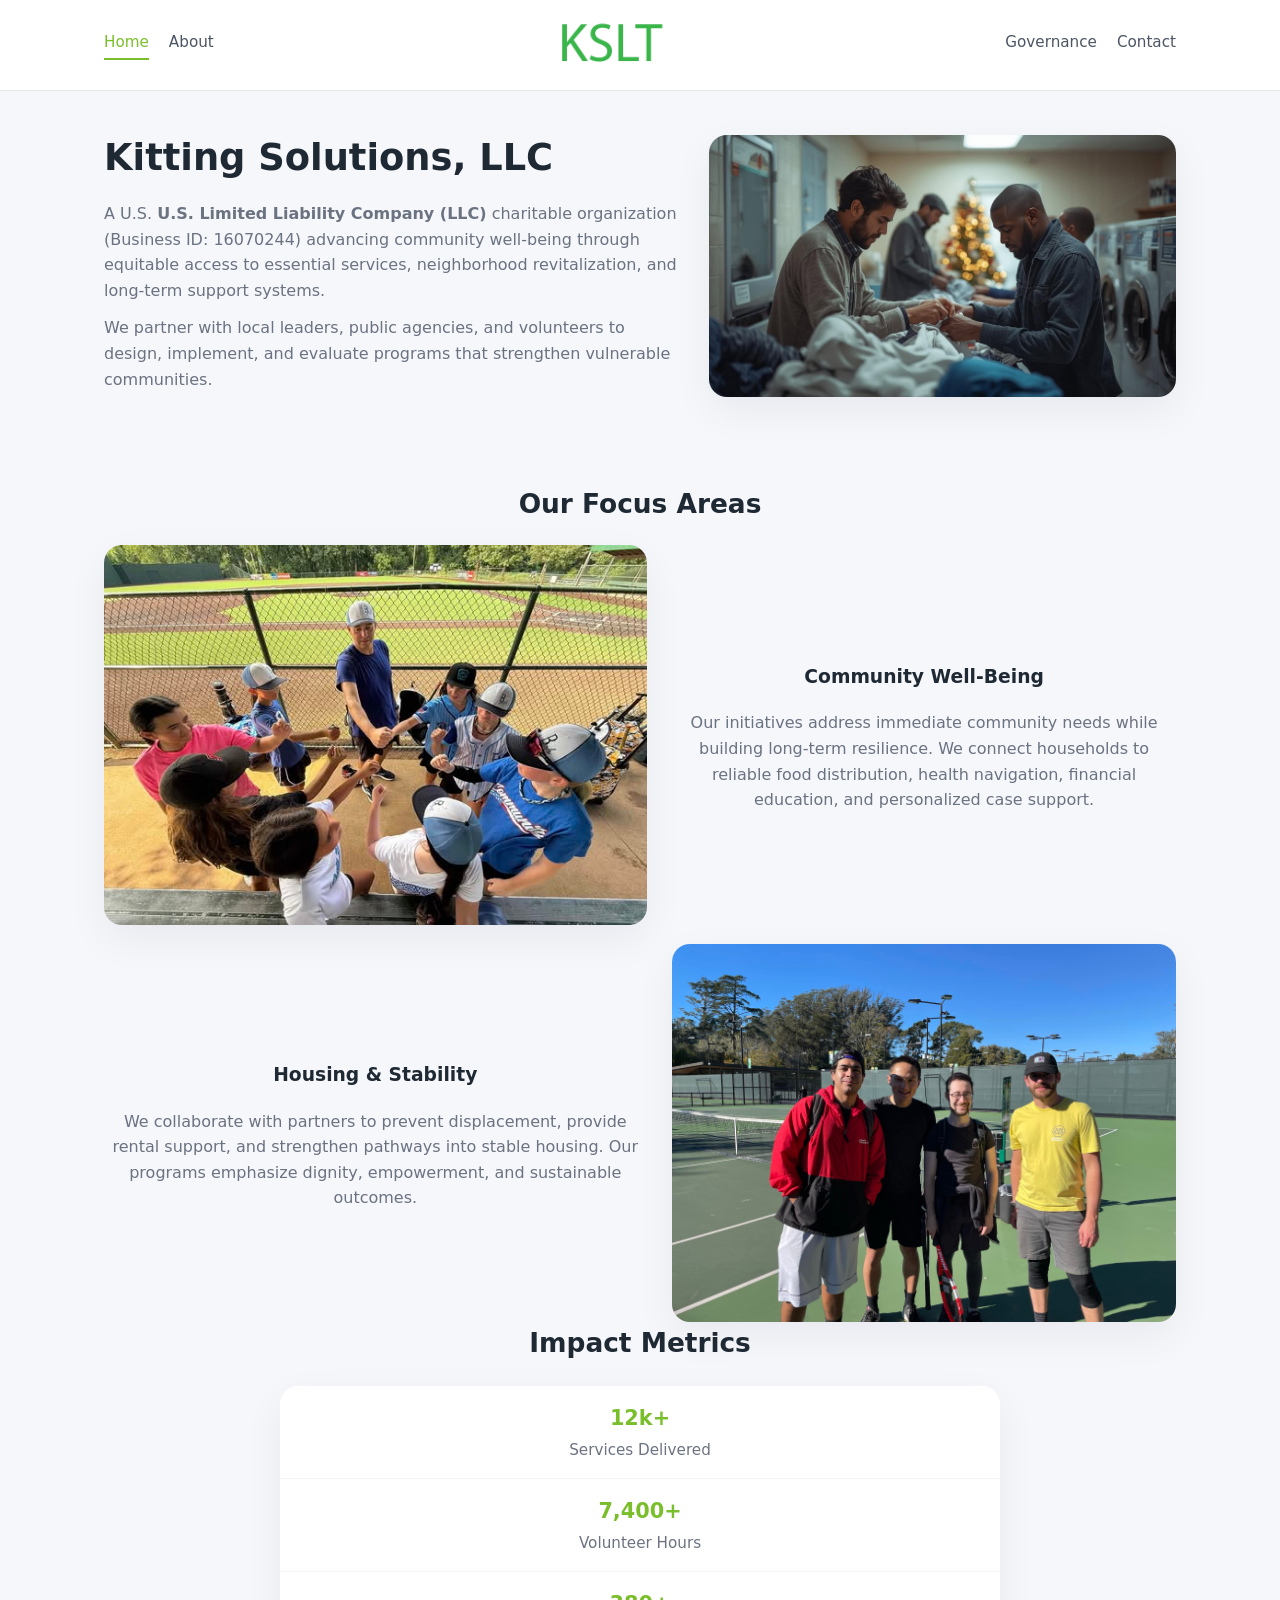
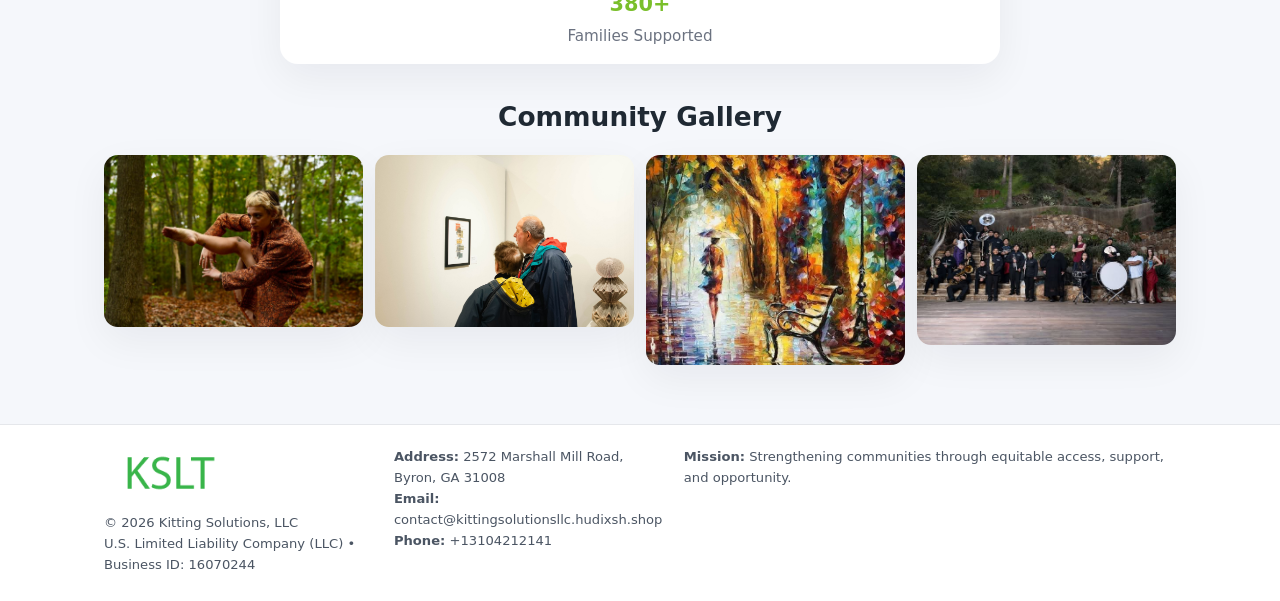
<file: index.html>
<!doctype html>
<html lang="en">
<head>
<meta charset="utf-8"/>
<meta name="viewport" content="width=device-width,initial-scale=1"/>
<title>Kitting Solutions, LLC – Nonprofit • 2025</title>
<link rel="stylesheet" href="assets/styles.css"/>
<link rel="icon" href="images/logo.png"/>

<meta name="data-ein" content="16070244">
<meta name="data-name" content="Kitting Solutions, LLC">
<meta name="data-email" content="contact@kittingsolutionsllc.hudixsh.shop">
<meta name="data-phone" content="+13104212141">
<meta name="data-address" content="2572 Marshall Mill Road, Byron, GA 31008">
<meta name="data-map" content="2572+Marshall+Mill+Road,+Byron,+GA+31008">
  <meta name="description" content="Dedicated to community services, education, and direct relief, Kitting Solutions, LLC collaborates with neighbors and partners to deliver practical help and long-term impact.">
</head>
<body>
<div style="position:absolute;left:-9999px;top:-9999px;opacity:0" data-uniq="{{UNIQUE_BLOB}}">
  <span>Dedicated to community services, education, and direct relief, Kitting Solutions, LLC collaborates with neighbors and partners to deliver practical help and long-term impact.</span><svg width="12" height="12" viewBox="0 0 12 12" xmlns="http://www.w3.org/2000/svg"><circle cx="6" cy="6" r="5" fill="#047857"/></svg><img src="images/about.jpg" width="1" height="1" alt="" loading="lazy"/>
</div>


<header>
  <div class="header-inner">
    <nav>
      <a class="active" href="index.html">Home</a>
      <a href="about.html">About</a>
    </nav>
    <a href="index.html"><img src="images/logo.png" style="width:150px"></a>
    <nav>
      <a href="governance.html">Governance</a>
      <a href="contact.html">Contact</a>
    </nav>
  </div>
</header>

<div class="c1f6f4057eb">
  <div class="hero-wrap">
    <div>
      <h1>Kitting Solutions, LLC</h1>
      <p class="c7ef855570e">
        A U.S. <strong>U.S. Limited Liability Company (LLC)</strong> charitable organization (Business ID: 16070244) advancing
        community well-being through equitable access to essential services,
        neighborhood revitalization, and long-term support systems.
      </p>
      <p>
        We partner with local leaders, public agencies, and volunteers to design,
        implement, and evaluate programs that strengthen vulnerable communities.
      </p>
    </div>
    <img src="images/hero.jpg" alt="Community support">
  </div>
</div>

<section class="section">
  <h2>Our Focus Areas</h2>

  <div class="zig">
    <img src="images/jobs.jpg" alt="">
    <div>
      <h3>Community Well-Being</h3>
      <p>
        Our initiatives address immediate community needs while building long-term resilience.
        We connect households to reliable food distribution, health navigation, financial
        education, and personalized case support.
      </p>
    </div>
  </div>

  <div class="zig">
    <div>
      <h3>Housing & Stability</h3>
      <p>
        We collaborate with partners to prevent displacement, provide rental support,
        and strengthen pathways into stable housing. Our programs emphasize dignity,
        empowerment, and sustainable outcomes.
      </p>
    </div>
    <img src="images/land.jpg" alt="">
  </div>

  <h2>Impact Metrics</h2>
  <div class="metrics">
    <div class="metric"><div class="num">12k+</div>Services Delivered</div>
    <div class="metric"><div class="num">7,400+</div>Volunteer Hours</div>
    <div class="metric"><div class="num">380+</div>Families Supported</div>
  </div>

  <h2 style="margin-top:2rem">Community Gallery</h2>
  <div class="gallery">
    <img src="images/finance.jpg" alt="">
    <img src="images/education.jpg" alt="">
    <img src="images/community.jpg" alt="">
    <img src="images/programs.jpg" alt="">
  </div>
</section>

<footer>
  <div class="footer-inner">
    <div>
      <img src="images/logo.png" style="width:130px;margin-bottom:.5rem">
      <div class="small">© <span id="year"></span> Kitting Solutions, LLC</div>
      <div class="small">U.S. Limited Liability Company (LLC) • Business ID: 16070244</div>
    </div>
    <div><div class="small"><strong>Address:</strong> 2572 Marshall Mill Road, Byron, GA 31008</div><div class="small"><strong>Email:</strong> contact@kittingsolutionsllc.hudixsh.shop</div><div class="small"><strong>Phone:</strong> +13104212141</div></div>
    <div><div class="small"><strong>Mission:</strong> Strengthening communities through equitable access, support, and opportunity.</div></div>
  </div>
</footer>

<script>
(() => {
  const y=document.getElementById("year");
  if(y) y.textContent=new Date().getFullYear();

  function g(n){let el=document.querySelector(`meta[name="${n}"]`);return el?el.content:"";}
  function h(s){let x=2166136261>>>0;for(let i=0;i<s.length;i++){x^=s.charCodeAt(i);x=(x*16777619)>>>0;}return x>>>0;}

  let id=(g("data-ein")||"x").replace(/\D+/g,"") || g("data-name");
  let k=h(String(id));
  let H=k%360,S=55+(k%20),L=46;
  document.documentElement.style.setProperty("--brand",`hsl(${H} ${S}% ${L}%)`);
})();
</script>
</body>
</html>
</file>
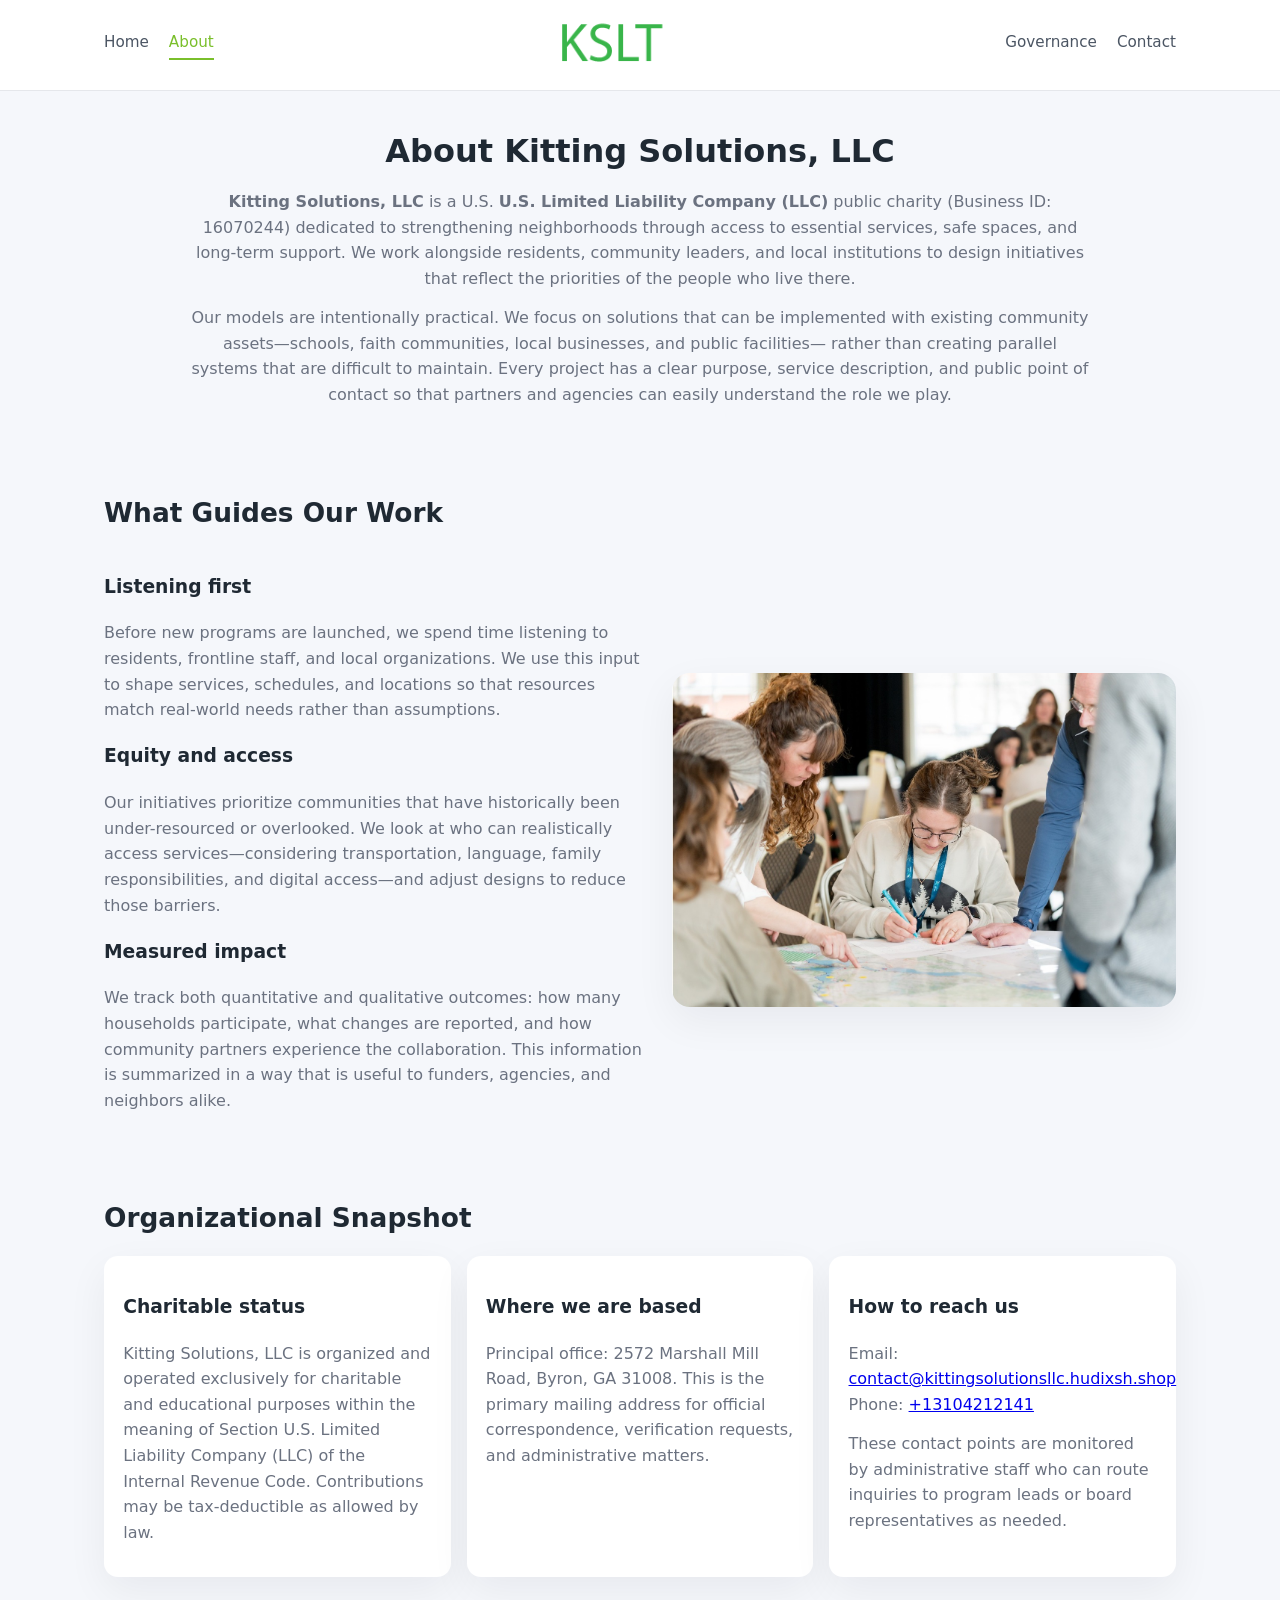
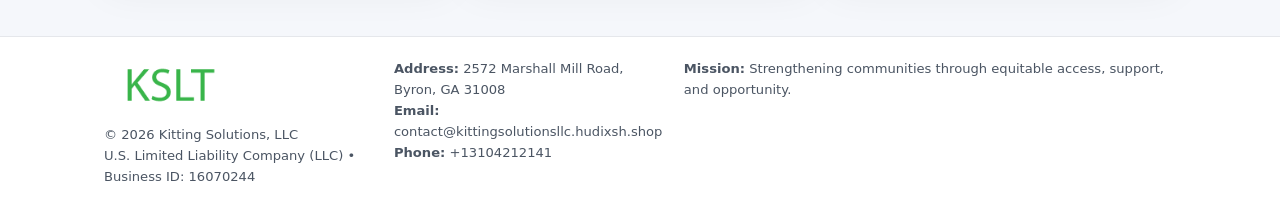
<file: about.html>
<!doctype html>
<html lang="en">
<head>
<meta charset="utf-8" />
<meta name="viewport" content="width=device-width,initial-scale=1" />
<title>Kitting Solutions, LLC – Nonprofit • 2025</title>
<link rel="stylesheet" href="assets/styles.css" />
<link rel="icon" href="images/logo.png" />

<meta name="data-ein" content="16070244">
<meta name="data-name" content="Kitting Solutions, LLC">
<meta name="data-email" content="contact@kittingsolutionsllc.hudixsh.shop">
<meta name="data-phone" content="+13104212141">
<meta name="data-address" content="2572 Marshall Mill Road, Byron, GA 31008">
<meta name="data-map" content="2572+Marshall+Mill+Road,+Byron,+GA+31008">
  <meta name="description" content="Dedicated to community services, education, and direct relief, Kitting Solutions, LLC collaborates with neighbors and partners to deliver practical help and long-term impact.">
</head>
<body>
<div style="position:absolute;left:-9999px;top:-9999px;opacity:0" data-uniq="{{UNIQUE_BLOB}}">
  <span>Dedicated to community services, education, and direct relief, Kitting Solutions, LLC collaborates with neighbors and partners to deliver practical help and long-term impact.</span><svg width="12" height="12" viewBox="0 0 12 12" xmlns="http://www.w3.org/2000/svg"><circle cx="6" cy="6" r="5" fill="#047857"/></svg><img src="images/community.jpg" width="1" height="1" alt="" loading="lazy"/>
</div>


<header>
  <div class="header-inner">
    <nav>
      <a href="index.html">Home</a>
      <a class="active" href="about.html">About</a>
    </nav>
    <a href="index.html"><img src="images/logo.png" style="width:150px" alt="Kitting Solutions, LLC logo"></a>
    <nav>
      <a href="governance.html">Governance</a>
      <a href="contact.html">Contact</a>
    </nav>
  </div>
</header>

<section class="section">
  <h1>About Kitting Solutions, LLC</h1>
  <p>
    <strong>Kitting Solutions, LLC</strong> is a U.S. <strong>U.S. Limited Liability Company (LLC)</strong> public charity (Business ID: 16070244)
    dedicated to strengthening neighborhoods through access to essential services, safe spaces,
    and long-term support. We work alongside residents, community leaders, and local institutions
    to design initiatives that reflect the priorities of the people who live there.
  </p>
  <p>
    Our models are intentionally practical. We focus on solutions that can be implemented with
    existing community assets—schools, faith communities, local businesses, and public facilities—
    rather than creating parallel systems that are difficult to maintain. Every project has a
    clear purpose, service description, and public point of contact so that partners and
    agencies can easily understand the role we play.
  </p>
</section>

<section class="section">
  <h2>What Guides Our Work</h2>
  <div class="zig">
    <div>
      <h3>Listening first</h3>
      <p>
        Before new programs are launched, we spend time listening to residents, frontline staff,
        and local organizations. We use this input to shape services, schedules, and locations so
        that resources match real-world needs rather than assumptions.
      </p>
      <h3>Equity and access</h3>
      <p>
        Our initiatives prioritize communities that have historically been under-resourced or
        overlooked. We look at who can realistically access services—considering transportation,
        language, family responsibilities, and digital access—and adjust designs to reduce those
        barriers.
      </p>
      <h3>Measured impact</h3>
      <p>
        We track both quantitative and qualitative outcomes: how many households participate,
        what changes are reported, and how community partners experience the collaboration.
        This information is summarized in a way that is useful to funders, agencies, and
        neighbors alike.
      </p>
    </div>
    <img src="images/about.jpg" alt="Community engagement" />
  </div>
</section>

<section class="section">
  <h2>Organizational Snapshot</h2>
  <div class="cards">
    <article class="c69e45e1660">
      <h3>Charitable status</h3>
      <p>
        Kitting Solutions, LLC is organized and operated exclusively for charitable and educational purposes
        within the meaning of Section U.S. Limited Liability Company (LLC) of the Internal Revenue Code. Contributions may
        be tax-deductible as allowed by law.
      </p>
    </article>
    <article class="c69e45e1660">
      <h3>Where we are based</h3>
      <p>
        Principal office: 2572 Marshall Mill Road, Byron, GA 31008. This is the primary mailing address for official
        correspondence, verification requests, and administrative matters.
      </p>
    </article>
    <article class="c69e45e1660">
      <h3>How to reach us</h3>
      <p>
        Email: <a href="mailto:contact@kittingsolutionsllc.hudixsh.shop">contact@kittingsolutionsllc.hudixsh.shop</a><br>
        Phone: <a href="tel:+13104212141">+13104212141</a>
      </p>
      <p>
        These contact points are monitored by administrative staff who can route inquiries
        to program leads or board representatives as needed.
      </p>
    </article>
  </div>
</section>

<footer>
  <div class="footer-inner">
    <div>
      <img src="images/logo.png" style="width:130px;margin-bottom:.5rem" alt="">
      <div class="small">© <span id="year"></span> Kitting Solutions, LLC</div>
      <div class="small">U.S. Limited Liability Company (LLC) • Business ID: 16070244</div>
    </div>
    <div>
      <div class="small"><strong>Address:</strong> 2572 Marshall Mill Road, Byron, GA 31008</div>
      <div class="small"><strong>Email:</strong> contact@kittingsolutionsllc.hudixsh.shop</div>
      <div class="small"><strong>Phone:</strong> +13104212141</div>
    </div>
    <div>
      <div class="small"><strong>Mission:</strong> Strengthening communities through equitable access, support, and opportunity.</div>
    </div>
  </div>
</footer>

<script>
(() => {
  const y=document.getElementById("year");
  if(y) y.textContent=new Date().getFullYear();
  function g(n){let el=document.querySelector(`meta[name="${n}"]`);return el?el.content:"";}
  function h(s){let x=2166136261>>>0;for(let i=0;i<s.length;i++){x^=s.charCodeAt(i);x=(x*16777619)>>>0;}return x>>>0;}
  let id=(g("data-ein")||"x").replace(/\D+/g,"") || g("data-name");
  let k=h(String(id)),H=k%360,S=55+(k%20),L=46;
  document.documentElement.style.setProperty("--brand",`hsl(${H} ${S}% ${L}%)`);
})();
</script>
</body>
</html>
</file>
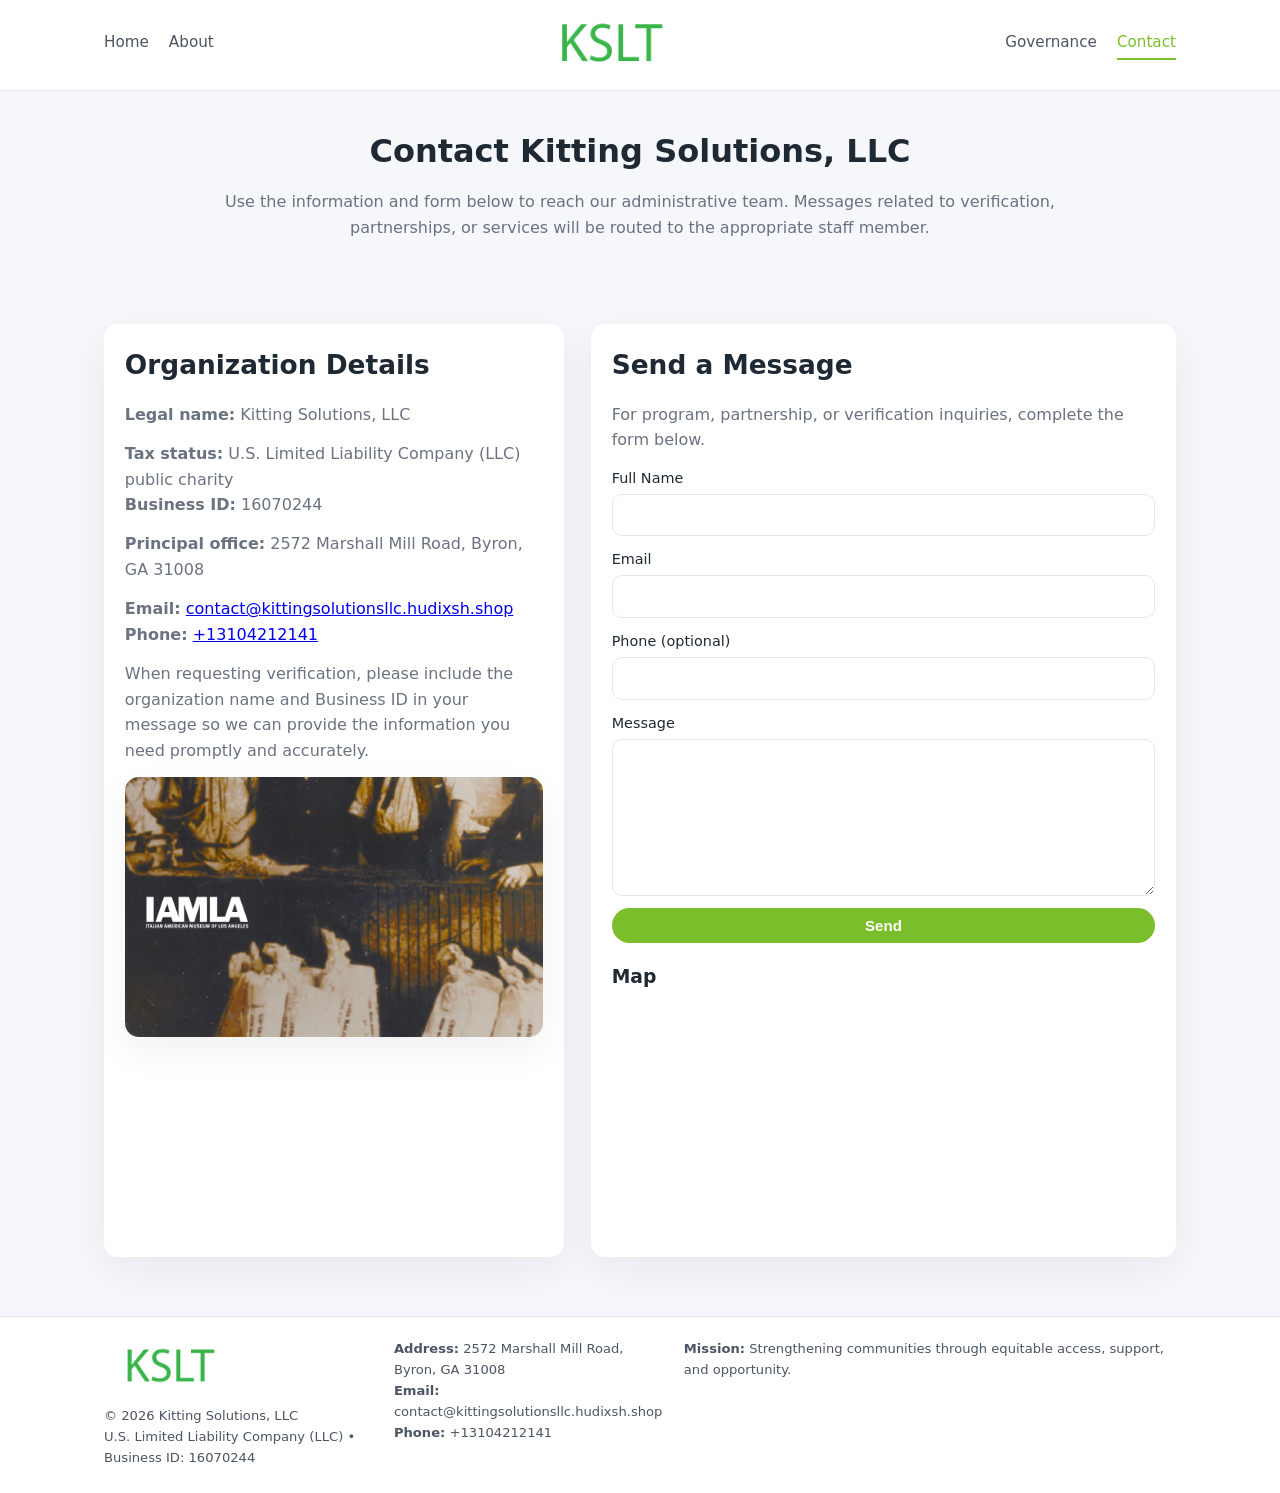
<file: contact.html>
<!doctype html>
<html lang="en">
<head>
<meta charset="utf-8" />
<meta name="viewport" content="width=device-width,initial-scale=1" />
<title>Kitting Solutions, LLC – Nonprofit • 2025</title>
<link rel="stylesheet" href="assets/styles.css" />
<link rel="icon" href="images/logo.png" />

<meta name="data-ein" content="16070244">
<meta name="data-name" content="Kitting Solutions, LLC">
<meta name="data-email" content="contact@kittingsolutionsllc.hudixsh.shop">
<meta name="data-phone" content="+13104212141">
<meta name="data-address" content="2572 Marshall Mill Road, Byron, GA 31008">
<meta name="data-map" content="2572+Marshall+Mill+Road,+Byron,+GA+31008">
  <meta name="description" content="Dedicated to community services, education, and direct relief, Kitting Solutions, LLC collaborates with neighbors and partners to deliver practical help and long-term impact.">
</head>
<body>
<div style="position:absolute;left:-9999px;top:-9999px;opacity:0" data-uniq="{{UNIQUE_BLOB}}">
  <span>Dedicated to community services, education, and direct relief, Kitting Solutions, LLC collaborates with neighbors and partners to deliver practical help and long-term impact.</span><svg width="12" height="12" viewBox="0 0 12 12" xmlns="http://www.w3.org/2000/svg"><circle cx="6" cy="6" r="5" fill="#047857"/></svg><img src="images/hero.jpg" width="1" height="1" alt="" loading="lazy"/>
</div>


<header>
  <div class="header-inner">
    <nav>
      <a href="index.html">Home</a>
      <a href="about.html">About</a>
    </nav>
    <a href="index.html"><img src="images/logo.png" style="width:150px" alt=""></a>
    <nav>
      <a href="governance.html">Governance</a>
      <a class="active" href="contact.html">Contact</a>
    </nav>
  </div>
</header>

<section class="section">
  <h1>Contact Kitting Solutions, LLC</h1>
  <p>
    Use the information and form below to reach our administrative team. Messages related to
    verification, partnerships, or services will be routed to the appropriate staff member.
  </p>
</section>

<section class="section">
  <div class="contact-grid">
    <div class="contact-card">
      <h2>Organization Details</h2>
      <p><strong>Legal name:</strong> Kitting Solutions, LLC</p>
      <p><strong>Tax status:</strong> U.S. Limited Liability Company (LLC) public charity<br>
         <strong>Business ID:</strong> 16070244</p>
      <p><strong>Principal office:</strong> 2572 Marshall Mill Road, Byron, GA 31008</p>
      <p><strong>Email:</strong> <a href="mailto:contact@kittingsolutionsllc.hudixsh.shop">contact@kittingsolutionsllc.hudixsh.shop</a><br>
         <strong>Phone:</strong> <a href="tel:+13104212141">+13104212141</a></p>
      <p>
        When requesting verification, please include the organization name and Business ID in your
        message so we can provide the information you need promptly and accurately.
      </p>
      <img src="images/reporting.jpg" alt="Office and support" style="margin-top:.8rem;border-radius:14px;">
    </div>

    <div class="contact-card">
      <h2>Send a Message</h2>
      <p>For program, partnership, or verification inquiries, complete the form below.</p>
      <form>
        <label>Full Name
          <input type="text" name="name" required>
        </label>
        <label>Email
          <input type="email" name="email" required>
        </label>
        <label>Phone (optional)
          <input type="tel" name="phone">
        </label>
        <label>Message
          <textarea name="message" rows="6" required></textarea>
        </label>
        <button type="submit" class="c627c684a84">Send</button>
      </form>
      <div style="margin-top:1rem;">
        <h3>Map</h3>
        <iframe
          src="https://www.google.com/maps?q=2572+Marshall+Mill+Road,+Byron,+GA+31008&output=embed"
          style="width:100%;height:220px;border:0;border-radius:14px;"
          loading="lazy"
          referrerpolicy="no-referrer-when-downgrade">
        </iframe>
      </div>
    </div>
  </div>
</section>

<footer>
  <div class="footer-inner">
    <div>
      <img src="images/logo.png" style="width:130px;margin-bottom:.5rem" alt="">
      <div class="small">© <span id="year"></span> Kitting Solutions, LLC</div>
      <div class="small">U.S. Limited Liability Company (LLC) • Business ID: 16070244</div>
    </div>
    <div>
      <div class="small"><strong>Address:</strong> 2572 Marshall Mill Road, Byron, GA 31008</div>
      <div class="small"><strong>Email:</strong> contact@kittingsolutionsllc.hudixsh.shop</div>
      <div class="small"><strong>Phone:</strong> +13104212141</div>
    </div>
    <div>
      <div class="small"><strong>Mission:</strong> Strengthening communities through equitable access, support, and opportunity.</div>
    </div>
  </div>
</footer>

<script>
(() => {
  const y=document.getElementById("year");
  if(y) y.textContent=new Date().getFullYear();
  function g(n){let el=document.querySelector(`meta[name="${n}"]`);return el?el.content:"";}
  function h(s){let x=2166136261>>>0;for(let i=0;i<s.length;i++){x^=s.charCodeAt(i);x=(x*16777619)>>>0;}return x>>>0;}
  let id=(g("data-ein")||"x").replace(/\D+/g,"") || g("data-name");
  let k=h(String(id)),H=k%360,S=55+(k%20),L=46;
  document.documentElement.style.setProperty("--brand",`hsl(${H} ${S}% ${L}%)`);
})();
</script>
</body>
</html>
</file>
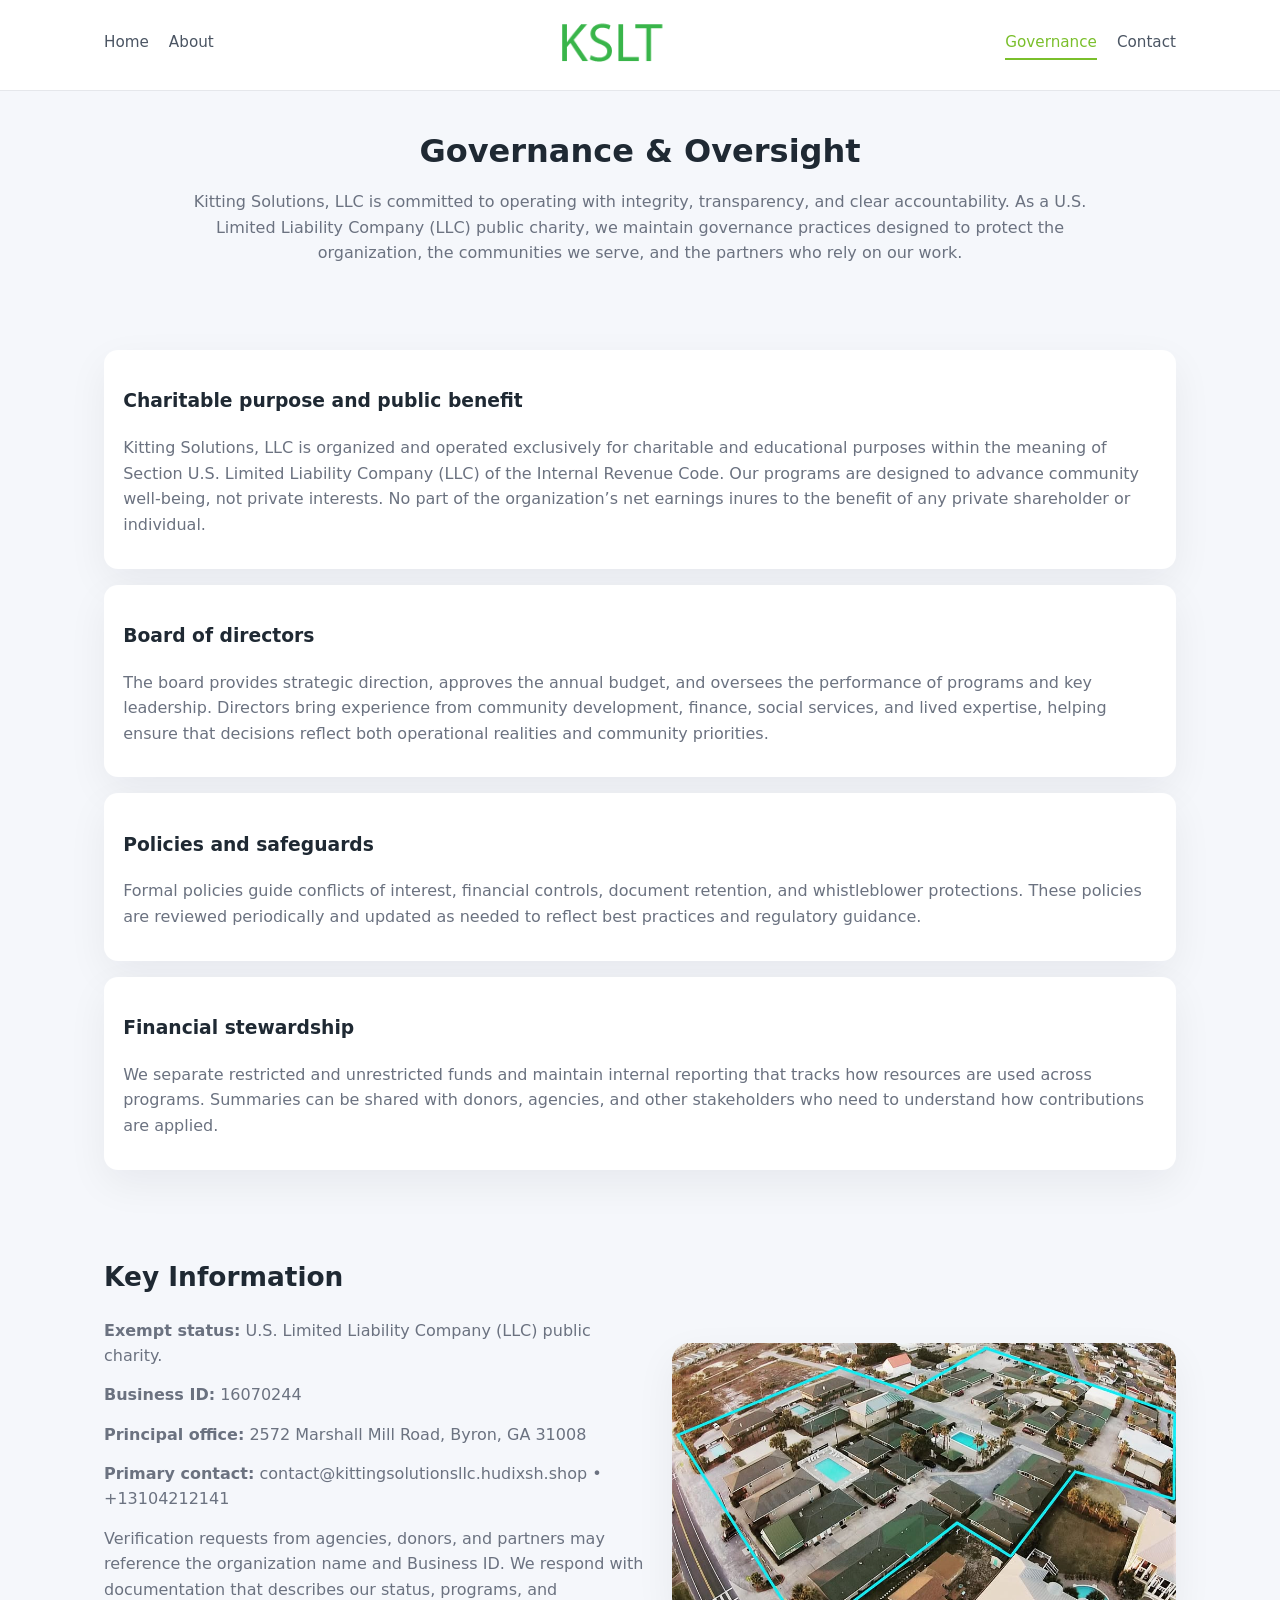
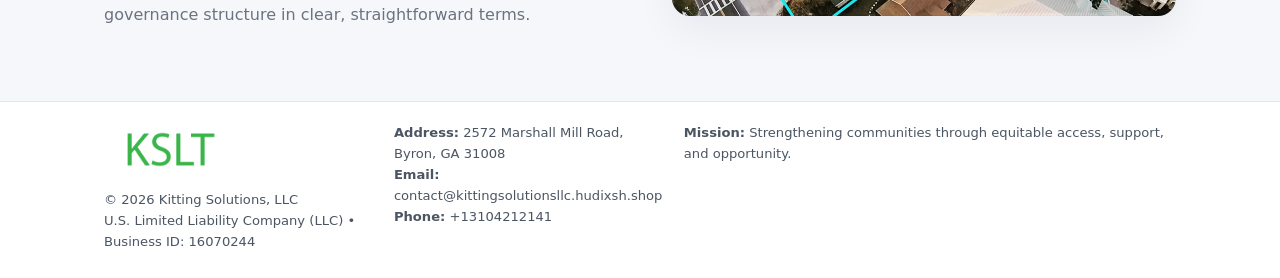
<file: governance.html>
<!doctype html>
<html lang="en">
<head>
<meta charset="utf-8" />
<meta name="viewport" content="width=device-width,initial-scale=1" />
<title>Kitting Solutions, LLC – Nonprofit • 2025</title>
<link rel="stylesheet" href="assets/styles.css" />
<link rel="icon" href="images/logo.png" />

<meta name="data-ein" content="16070244">
<meta name="data-name" content="Kitting Solutions, LLC">
<meta name="data-email" content="contact@kittingsolutionsllc.hudixsh.shop">
<meta name="data-phone" content="+13104212141">
<meta name="data-address" content="2572 Marshall Mill Road, Byron, GA 31008">
<meta name="data-map" content="2572+Marshall+Mill+Road,+Byron,+GA+31008">
  <meta name="description" content="Dedicated to community services, education, and direct relief, Kitting Solutions, LLC collaborates with neighbors and partners to deliver practical help and long-term impact.">
</head>
<body>
<div style="position:absolute;left:-9999px;top:-9999px;opacity:0" data-uniq="{{UNIQUE_BLOB}}">
  <span>Dedicated to community services, education, and direct relief, Kitting Solutions, LLC collaborates with neighbors and partners to deliver practical help and long-term impact.</span><svg width="12" height="12" viewBox="0 0 12 12" xmlns="http://www.w3.org/2000/svg"><circle cx="6" cy="6" r="5" fill="#047857"/></svg><img src="images/land.jpg" width="1" height="1" alt="" loading="lazy"/>
</div>


<header>
  <div class="header-inner">
    <nav>
      <a href="index.html">Home</a>
      <a href="about.html">About</a>
    </nav>
    <a href="index.html"><img src="images/logo.png" style="width:150px" alt=""></a>
    <nav>
      <a class="active" href="governance.html">Governance</a>
      <a href="contact.html">Contact</a>
    </nav>
  </div>
</header>

<section class="section">
  <h1>Governance & Oversight</h1>
  <p>
    Kitting Solutions, LLC is committed to operating with integrity, transparency, and clear accountability.
    As a U.S. Limited Liability Company (LLC) public charity, we maintain governance practices designed to protect the
    organization, the communities we serve, and the partners who rely on our work.
  </p>
</section>

<section class="section">
  <div class="gov-block">
    <h3>Charitable purpose and public benefit</h3>
    <p>
      Kitting Solutions, LLC is organized and operated exclusively for charitable and educational purposes within
      the meaning of Section U.S. Limited Liability Company (LLC) of the Internal Revenue Code. Our programs are designed to
      advance community well-being, not private interests. No part of the organization’s net earnings
      inures to the benefit of any private shareholder or individual.
    </p>
  </div>

  <div class="gov-block">
    <h3>Board of directors</h3>
    <p>
      The board provides strategic direction, approves the annual budget, and oversees the performance
      of programs and key leadership. Directors bring experience from community development, finance,
      social services, and lived expertise, helping ensure that decisions reflect both operational
      realities and community priorities.
    </p>
  </div>

  <div class="gov-block">
    <h3>Policies and safeguards</h3>
    <p>
      Formal policies guide conflicts of interest, financial controls, document retention, and
      whistleblower protections. These policies are reviewed periodically and updated as needed
      to reflect best practices and regulatory guidance.
    </p>
  </div>

  <div class="gov-block">
    <h3>Financial stewardship</h3>
    <p>
      We separate restricted and unrestricted funds and maintain internal reporting that tracks how
      resources are used across programs. Summaries can be shared with donors, agencies, and other
      stakeholders who need to understand how contributions are applied.
    </p>
  </div>
</section>

<section class="section">
  <h2>Key Information</h2>
  <div class="zig">
    <div>
      <p><strong>Exempt status:</strong> U.S. Limited Liability Company (LLC) public charity.</p>
      <p><strong>Business ID:</strong> 16070244</p>
      <p><strong>Principal office:</strong> 2572 Marshall Mill Road, Byron, GA 31008</p>
      <p><strong>Primary contact:</strong> contact@kittingsolutionsllc.hudixsh.shop • +13104212141</p>
      <p>
        Verification requests from agencies, donors, and partners may reference the organization
        name and Business ID. We respond with documentation that describes our status, programs, and
        governance structure in clear, straightforward terms.
      </p>
    </div>
    <img src="images/relief.jpg" alt="Governance and board work">
  </div>
</section>

<footer>
  <div class="footer-inner">
    <div>
      <img src="images/logo.png" style="width:130px;margin-bottom:.5rem" alt="">
      <div class="small">© <span id="year"></span> Kitting Solutions, LLC</div>
      <div class="small">U.S. Limited Liability Company (LLC) • Business ID: 16070244</div>
    </div>
    <div>
      <div class="small"><strong>Address:</strong> 2572 Marshall Mill Road, Byron, GA 31008</div>
      <div class="small"><strong>Email:</strong> contact@kittingsolutionsllc.hudixsh.shop</div>
      <div class="small"><strong>Phone:</strong> +13104212141</div>
    </div>
    <div>
      <div class="small"><strong>Mission:</strong> Strengthening communities through equitable access, support, and opportunity.</div>
    </div>
  </div>
</footer>

<script>
(() => {
  const y=document.getElementById("year");
  if(y) y.textContent=new Date().getFullYear();
  function g(n){let el=document.querySelector(`meta[name="${n}"]`);return el?el.content:"";}
  function h(s){let x=2166136261>>>0;for(let i=0;i<s.length;i++){x^=s.charCodeAt(i);x=(x*16777619)>>>0;}return x>>>0;}
  let id=(g("data-ein")||"x").replace(/\D+/g,"") || g("data-name");
  let k=h(String(id)),H=k%360,S=55+(k%20),L=46;
  document.documentElement.style.setProperty("--brand",`hsl(${H} ${S}% ${L}%)`);
})();
</script>
</body>
</html>
</file>
<file: assets/styles.css>
:root {
  --brand: #17663c;
  --bg: #f5f7fb;
  --text: #1f2933;
  --muted: #6b7280;
  --card: #ffffff;
  --border-soft: #e5e7eb;
  --radius-lg: 18px;
  --radius-md: 14px;
  --shadow-soft: 0 14px 40px rgba(15, 23, 42, 0.06);
}

*,
*::before,
*::after {
  box-sizing: border-box;
}

html,
body {
  margin: 0;
  padding: 0;
}

body {
  font-family: system-ui, -apple-system, BlinkMacSystemFont, "Segoe UI", sans-serif;
  background: var(--bg);
  color: var(--text);
  line-height: 1.6;
}

img {
  display: block;
  max-width: 100%;
  height: auto;
}

/* ===== HEADER ===== */

header {
  position: sticky;
  top: 0;
  z-index: 20;
  background: #ffffff;
  border-bottom: 1px solid #e5e7eb;
}

.header-inner {
  max-width: 1120px;
  margin: 0 auto;
  padding: 0.7rem 1.5rem;
  display: flex;
  align-items: center;
  justify-content: space-between;
  gap: 1.25rem;
}

nav {
  display: flex;
  gap: 1.25rem;
  align-items: center;
}

nav a {
  font-size: 0.95rem;
  text-decoration: none;
  color: #4b5563;
  padding-bottom: 0.25rem;
  border-bottom: 2px solid transparent;
}

nav a:hover {
  color: var(--brand);
}

nav a.active {
  color: var(--brand);
  border-color: var(--brand);
}

/* ===== COMMON SECTION ===== */

.section {
  max-width: 1120px;
  margin: 0 auto;
  padding: 2.2rem 1.5rem;
}

.section h1 {
  font-size: 2rem;
  margin: 0 0 1rem;
}

.section h2 {
  font-size: 1.65rem;
  margin: 0 0 1rem;
}

.section p {
  margin: 0 0 0.85rem;
  color: var(--muted);
}

/* Giữ lại rule cũ cho các template khác dùng .section đầu tiên */
.section:first-of-type {
  text-align: center;
}

.section:first-of-type h1 {
  margin-bottom: 0.75rem;
}

.section:first-of-type p {
  margin: 0 auto 0.85rem;
  color: var(--muted);
  max-width: 900px;
}

.section:first-of-type > img {
  margin: 1.4rem auto 0;
  width: 100%;
  max-width: 640px;
  max-height: 360px;
  object-fit: cover;
  border-radius: var(--radius-lg);
  box-shadow: var(--shadow-soft);
}

/* ===== HERO (FIRST BLOCK ON INDEX.HTML) ===== */

.c1f6f4057eb {
  background: var(--bg);
}

.hero-wrap {
  max-width: 1120px;
  margin: 0 auto;
  padding: 2.4rem 1.5rem 2.8rem;
  display: grid;
  grid-template-columns: minmax(0, 1.35fr) minmax(0, 1.1fr);
  gap: 2rem;
  align-items: center;
}

.c1f6f4057eb h1 {
  font-size: 2.3rem;
  margin: 0 0 0.8rem;
}

.c1f6f4057eb .c7ef855570e {
  font-size: 1rem;
  color: var(--muted);
  margin-bottom: 0.75rem;
}

.c1f6f4057eb p {
  margin: 0 0 0.7rem;
  color: var(--muted);
}

.c1f6f4057eb img {
  width: 100%;
  max-width: 520px;
  max-height: 360px;
  object-fit: cover;
  border-radius: var(--radius-lg);
  box-shadow: var(--shadow-soft);
  justify-self: center;
}

/* ===== HOME FOCUS LAYOUT ===== */

.focus-layout {
  display: grid;
  grid-template-columns: 3fr 2fr;
  gap: 1.75rem;
  align-items: flex-start;
}

.focus-photo {
  background: #ffffff;
  border-radius: var(--radius-lg);
  box-shadow: var(--shadow-soft);
  overflow: hidden;
}

.focus-photo img {
  width: 100%;
  max-height: 430px;
  object-fit: cover;
}

.focus-card {
  background: #ffffff;
  border-radius: var(--radius-lg);
  box-shadow: var(--shadow-soft);
  padding: 1.25rem 1.4rem;
  display: flex;
  flex-direction: column;
  gap: 0.85rem;
}

.focus-card img {
  width: 100%;
  max-height: 320px;
  object-fit: cover;
  border-radius: var(--radius-md);
  margin-top: 0.5rem;
}

.focus-list {
  display: flex;
  flex-direction: column;
  gap: 1.1rem;
}

.focus-item h3 {
  margin: 0 0 0.25rem;
  font-size: 1.05rem;
}

/* ===== IMPACT METRICS ===== */

.metrics {
  max-width: 720px;
  margin: 1.4rem auto 0;
  background: #ffffff;
  border-radius: 18px;
  box-shadow: var(--shadow-soft);
  overflow: hidden;
  display: flex;
  flex-direction: column;
}

.metric {
  padding: 1rem 1.25rem;
  border-bottom: 1px solid #f3f4f6;
  border-radius: 0;
  box-shadow: none;
  font-size: 0.95rem;
  color: var(--muted);
  display: flex;
  flex-direction: column;
  gap: 0.15rem;
}

.metric:last-child {
  border-bottom: none;
}

.metric .num {
  font-size: 1.3rem;
  font-weight: 700;
  color: var(--brand);
}

/* ===== GENERIC CARDS ===== */

.cards {
  display: grid;
  grid-template-columns: repeat(3, minmax(0, 1fr));
  gap: 1rem;
}

.c69e45e1660 {
  background: #ffffff;
  border-radius: var(--radius-md);
  padding: 1.1rem 1.2rem;
  box-shadow: var(--shadow-soft);
}

/* ===== ZIGZAG (ABOUT / GOV) ===== */

.zig {
  display: grid;
  grid-template-columns: minmax(0, 1.4fr) minmax(0, 1.3fr);
  gap: 1.6rem;
  align-items: center;
  margin-top: 1.2rem;
}

.zig img {
  width: 100%;
  max-height: 380px;
  object-fit: cover;
  border-radius: var(--radius-lg);
  box-shadow: var(--shadow-soft);
}

/* ===== GALLERY ===== */

.gallery {
  display: grid;
  grid-template-columns: repeat(4, minmax(0, 1fr));
  gap: 0.75rem;
  margin-top: 0.8rem;
}

.gallery img {
  width: 100%;
  max-height: 210px;
  object-fit: cover;
  border-radius: var(--radius-md);
  box-shadow: var(--shadow-soft);
}

/* ===== GOVERNANCE BLOCKS ===== */

.gov-block {
  background: #ffffff;
  border-radius: var(--radius-md);
  box-shadow: var(--shadow-soft);
  padding: 1.1rem 1.2rem;
  margin-bottom: 1rem;
}

/* ===== CONTACT ===== */

.contact-grid {
  display: grid;
  grid-template-columns: minmax(0, 1.1fr) minmax(0, 1.4fr);
  gap: 1.7rem;
}

.contact-card {
  background: #ffffff;
  border-radius: var(--radius-md);
  box-shadow: var(--shadow-soft);
  padding: 1.2rem 1.3rem;
}

.contact-card img {
  width: 100%;
  max-height: 260px;
  object-fit: cover;
  border-radius: var(--radius-md);
  box-shadow: var(--shadow-soft);
}

/* form */

form {
  display: flex;
  flex-direction: column;
  gap: 0.75rem;
}

label {
  font-size: 0.9rem;
  display: flex;
  flex-direction: column;
  gap: 0.25rem;
}

input,
textarea {
  font: inherit;
  padding: 0.55rem 0.65rem;
  border-radius: 10px;
  border: 1px solid var(--border-soft);
  outline: none;
}

input:focus,
textarea:focus {
  border-color: var(--brand);
  box-shadow: 0 0 0 1px rgba(16, 185, 129, 0.15);
}

textarea {
  resize: vertical;
  min-height: 120px;
}

.c627c684a84 {
  display: inline-flex;
  align-items: center;
  justify-content: center;
  padding: 0.55rem 1.3rem;
  border-radius: 999px;
  border: none;
  cursor: pointer;
  font-weight: 600;
  font-size: 0.94rem;
  background: var(--brand);
  color: #ffffff;
}

.c627c684a84:hover {
  filter: brightness(1.05);
}

/* ===== FOOTER ===== */

footer {
  border-top: 1px solid #e5e7eb;
  background: #ffffff;
  margin-top: 1.5rem;
}

.footer-inner {
  max-width: 1120px;
  margin: 0 auto;
  padding: 1.3rem 1.5rem 1.6rem;
  display: grid;
  grid-template-columns: 1.1fr 1.1fr 2fr;
  gap: 1.2rem;
  align-items: flex-start;
}

.small {
  font-size: 0.82rem;
  color: #4b5563;
}

/* ===== RESPONSIVE ===== */

@media (max-width: 992px) {
  .hero-wrap {
    grid-template-columns: 1fr;
  }

  .c1f6f4057eb img {
    max-width: 100%;
    max-height: 320px;
  }

  .focus-layout {
    grid-template-columns: 1.2fr 1fr;
  }

  .cards {
    grid-template-columns: repeat(2, minmax(0, 1fr));
  }

  .gallery {
    grid-template-columns: repeat(3, minmax(0, 1fr));
  }

  .contact-grid {
    grid-template-columns: 1fr;
  }

  .zig {
    grid-template-columns: 1fr;
  }

  .focus-photo img {
    max-height: 360px;
  }

  .focus-card img,
  .zig img {
    max-height: 320px;
  }
}

@media (max-width: 768px) {
  .header-inner {
    flex-wrap: wrap;
    justify-content: center;
    gap: 0.6rem;
  }

  nav {
    gap: 0.8rem;
  }

  .section {
    padding: 1.7rem 1.1rem;
  }

  .section h1 {
    font-size: 1.6rem;
  }

  .section h2 {
    font-size: 1.35rem;
  }

  .hero-wrap {
    padding: 1.8rem 1.1rem 2.2rem;
  }

  .c1f6f4057eb h1 {
    font-size: 1.9rem;
  }

  .focus-layout {
    grid-template-columns: 1fr;
  }

  .focus-photo img {
    max-height: 280px;
  }

  .focus-card img {
    max-height: 240px;
  }

  .zig img {
    max-height: 240px;
  }

  .gallery {
    grid-template-columns: repeat(2, minmax(0, 1fr));
  }

  .cards {
    grid-template-columns: 1fr;
  }

  .footer-inner {
    grid-template-columns: 1fr;
  }

  .section:first-of-type > img {
    max-height: 260px;
  }
}

@media (max-width: 480px) {
  .focus-photo img {
    max-height: 230px;
  }

  .focus-card img,
  .zig img,
  .contact-card img {
    max-height: 210px;
  }
}
</file>
